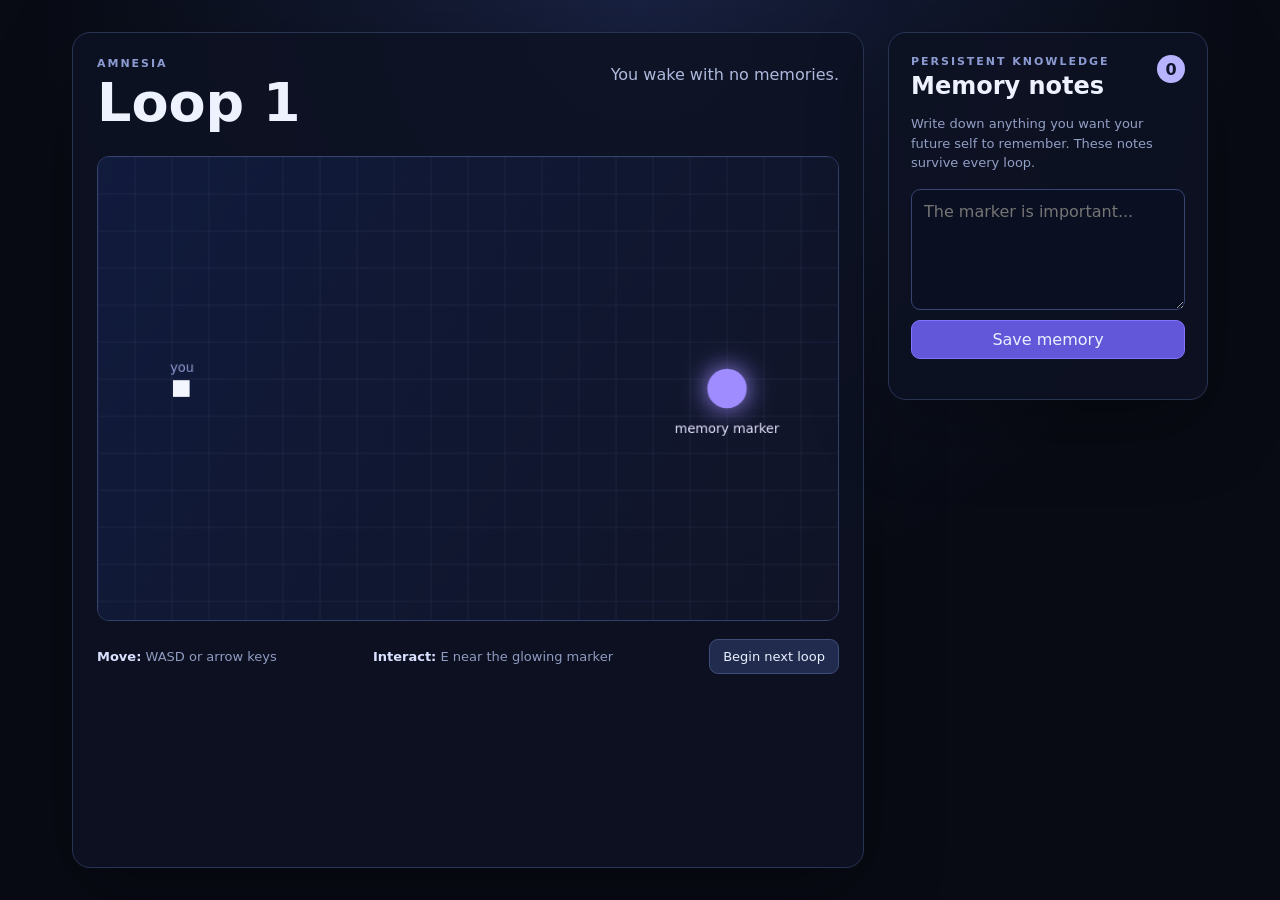
<file: amnesia/index.html>
<!doctype html>
<html lang="en">
<head>
  <meta charset="UTF-8" />
  <meta name="viewport" content="width=device-width, initial-scale=1.0" />
  <title>Amnesia — Loop Prototype</title>
  <link rel="stylesheet" href="style.css" />
</head>
<body>
  <main class="layout">
    <section class="game-panel">
      <div class="hud">
        <div>
          <p class="eyebrow">AMNESIA</p>
          <h1>Loop <span id="loop-number">1</span></h1>
        </div>
        <p id="status" class="status">You wake with no memories.</p>
      </div>
      <canvas id="game-canvas" width="800" height="500" aria-label="The game world"></canvas>
      <div class="controls">
        <p><strong>Move:</strong> WASD or arrow keys</p>
        <p><strong>Interact:</strong> E near the glowing marker</p>
        <button id="reset-loop" type="button">Begin next loop</button>
      </div>
    </section>
    <aside class="memory-panel">
      <div class="panel-heading">
        <div><p class="eyebrow">PERSISTENT KNOWLEDGE</p><h2>Memory notes</h2></div>
        <span id="memory-count" class="count">0</span>
      </div>
      <p class="hint">Write down anything you want your future self to remember. These notes survive every loop.</p>
      <textarea id="memory-input" rows="5" placeholder="The marker is important..."></textarea>
      <button id="save-memory" class="primary" type="button">Save memory</button>
      <ul id="memory-list" class="memory-list"></ul>
    </aside>
  </main>
  <script src="game.js"></script>
</body>
</html>
</file>
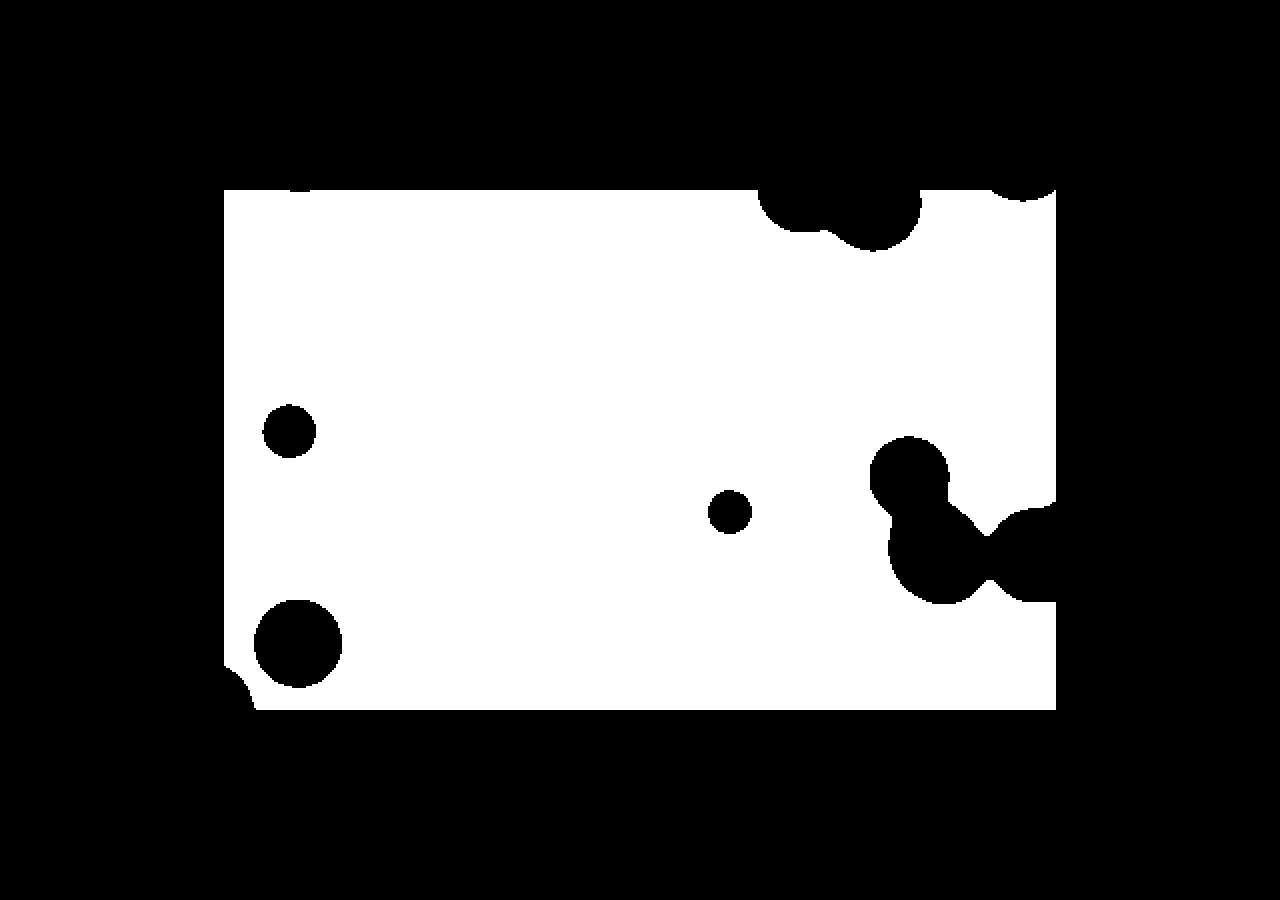
<file: black-white-game-v2/index.html>
<!DOCTYPE html>
<html lang="en">
<head>
    <meta charset="UTF-8">
    <meta name="viewport" content="width=device-width, initial-scale=1.0">
    <title>Black & White</title>
    <style>
        * { margin: 0; padding: 0; }
        body { background: #000; overflow: hidden; display: flex; justify-content: center; align-items: center; height: 100vh; }
        canvas { display: block; }
    </style>
</head>
<body>
    <canvas id="game"></canvas>
    <script src="game.js"></script>
</body>
</html>
</file>
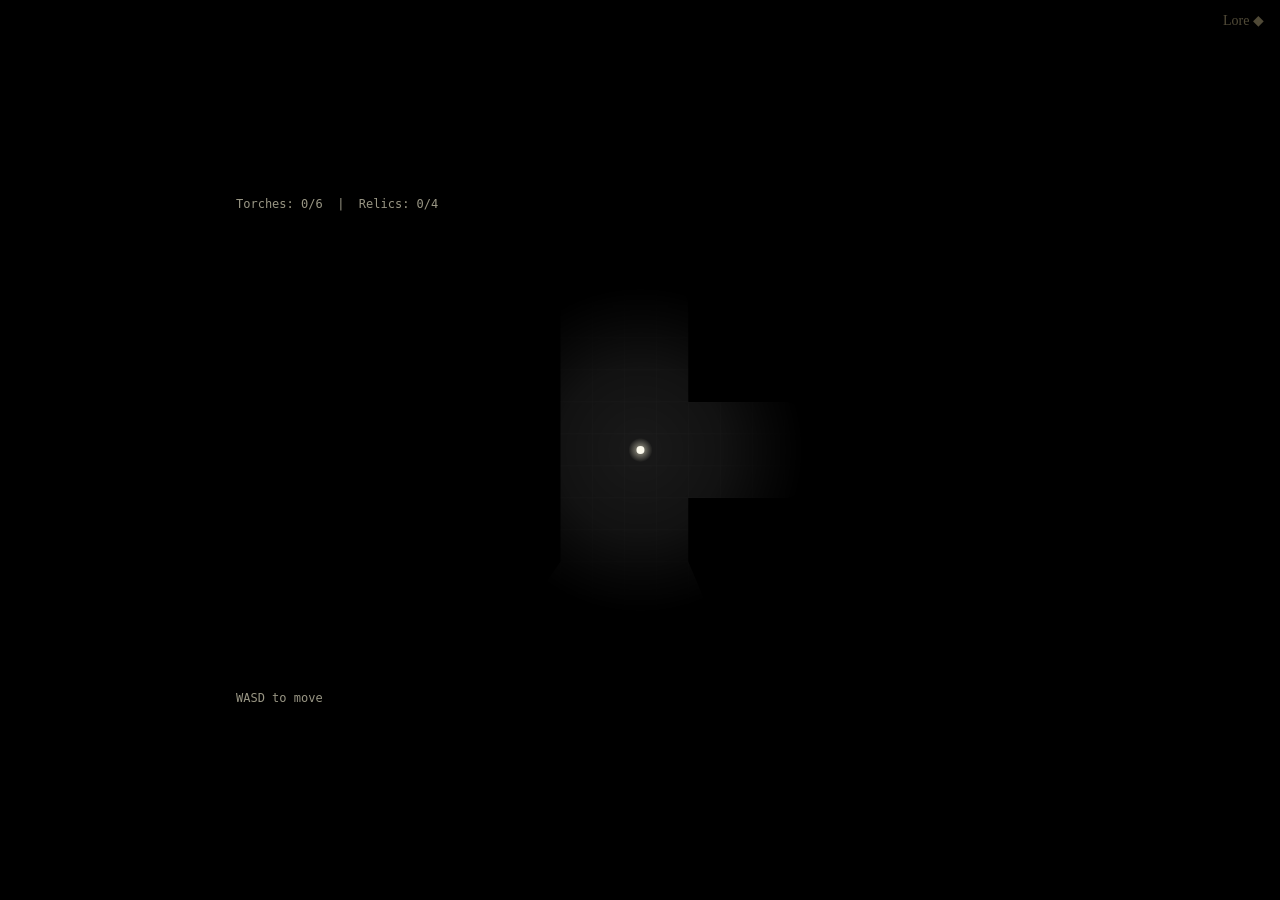
<file: black-white-game-v3/index.html>
<!DOCTYPE html>
<html lang="en">
<head>
    <meta charset="UTF-8">
    <meta name="viewport" content="width=device-width, initial-scale=1.0">
    <title>Bringer of Light</title>
    <style>
        * { margin: 0; padding: 0; box-sizing: border-box; }
        body { background: #000; overflow: hidden; display: flex; justify-content: center; align-items: center; height: 100vh; }
        canvas { display: block; }
        .lore-btn {
            position: fixed; top: 12px; right: 16px;
            color: #c8b88a; background: none; border: none; cursor: pointer;
            font-family: Georgia, serif; font-size: 14px;
            opacity: 0.4; transition: opacity 0.3s; z-index: 20;
        }
        .lore-btn:hover { opacity: 1; }
        #lore-overlay {
            display: none; position: fixed; inset: 0;
            background: rgba(0,0,0,0.92); z-index: 15;
            overflow-y: auto;
            font-family: Georgia, 'Times New Roman', serif;
            color: #c8b88a;
        }
        #lore-overlay.open { display: flex; flex-direction: column; align-items: center; }
        #lore-close {
            position: fixed; top: 12px; right: 16px;
            color: #c8b88a; background: none; border: none; cursor: pointer;
            font-family: Georgia, serif; font-size: 14px;
            opacity: 0.6; z-index: 25;
        }
        #lore-close:hover { opacity: 1; }
        #lore-content {
            max-width: 680px; width: 100%; padding: 60px 24px 80px;
            line-height: 1.8; opacity: 0; animation: fadeIn 1s ease forwards;
        }
        @keyframes fadeIn { to { opacity: 1; } }
        #lore-content h1 { font-size: 2.2em; color: #e8d8a8; text-align: center; margin-bottom: 8px; letter-spacing: 2px; text-shadow: 0 0 30px rgba(200,180,120,0.3); }
        #lore-content h2 { font-size: 1.4em; color: #d4c494; margin-top: 40px; margin-bottom: 12px; border-bottom: 1px solid rgba(200,180,120,0.15); padding-bottom: 6px; }
        #lore-content p { margin-bottom: 14px; font-size: 1.02em; }
        #lore-content strong { color: #e8d8a8; }
        #lore-content em { color: #a89868; }
        #lore-content hr { border: none; border-top: 1px solid rgba(200,180,120,0.12); margin: 32px 0; }
        #lore-content ul { list-style: none; padding: 0; }
        #lore-content li { padding: 6px 0 6px 20px; position: relative; }
        #lore-content li::before { content: '◆'; position: absolute; left: 0; color: #c8b88a; opacity: 0.4; font-size: 0.6em; top: 12px; }
        #lore-content table { width: 100%; border-collapse: collapse; margin: 12px 0; }
        #lore-content th { text-align: left; color: #d4c494; border-bottom: 1px solid rgba(200,180,120,0.2); padding: 6px 10px; font-size: 0.95em; }
        #lore-content td { padding: 6px 10px; border-bottom: 1px solid rgba(200,180,120,0.06); }
    </style>
</head>
<body>
    <button class="lore-btn" onclick="document.getElementById('lore-overlay').classList.add('open')">Lore ◆</button>
    <div id="lore-overlay">
        <button id="lore-close" onclick="document.getElementById('lore-overlay').classList.remove('open')">✕ Close</button>
        <div id="lore-content"></div>
    </div>
    <canvas id="game"></canvas>
    <script>
        // Inline markdown renderer + lore content
        (function() {
            function md(text) {
                let html = text
                    .replace(/^---$/gm, '<hr>')
                    .replace(/^### (.+)$/gm, '<h3>$1</h3>')
                    .replace(/^## (.+)$/gm, '<h2>$1</h2>')
                    .replace(/^# (.+)$/gm, '<h1>$1</h1>')
                    .replace(/\*\*\*(.+?)\*\*\*/g, '<strong><em>$1</em></strong>')
                    .replace(/\*\*(.+?)\*\*/g, '<strong>$1</strong>')
                    .replace(/\*(.+?)\*/g, '<em>$1</em>')
                    .replace(/`(.+?)`/g, '<code>$1</code>');
                html = html.replace(/^(\|.+\|)\n(\|[-| :]+\|)\n((?:\|.+\|\n?)*)/gm, function(m, header, sep, body) {
                    var ths = header.split('|').filter(function(c){return c.trim()}).map(function(c){return '<th>'+c.trim()+'</th>'}).join('');
                    var rows = body.trim().split('\n').map(function(row) {
                        var tds = row.split('|').filter(function(c){return c.trim()}).map(function(c){return '<td>'+c.trim()+'</td>'}).join('');
                        return '<tr>'+tds+'</tr>';
                    }).join('');
                    return '<table><thead><tr>'+ths+'</tr></thead><tbody>'+rows+'</tbody></table>';
                });
                html = html.replace(/^- (.+)$/gm, '<li>$1</li>');
                html = html.replace(/(<li>.*<\/li>\n?)+/g, '<ul>$&</ul>');
                var lines = html.split('\n'), result = [], inP = false;
                for (var i = 0; i < lines.length; i++) {
                    var t = lines[i].trim();
                    if (!t) { if (inP) { result.push('</p>'); inP = false; } continue; }
                    if (/^<(h[1-6]|hr|ul|li|table|thead|tbody|tr|th|td|\/)/i.test(t)) {
                        if (inP) { result.push('</p>'); inP = false; }
                        result.push(t);
                    } else { if (!inP) { result.push('<p>'); inP = true; } result.push(t); }
                }
                if (inP) result.push('</p>');
                return result.join('\n');
            }
            var lore = "# Bringer of Light\n\n## The Dimming\n\nLong ago, the world was lit by the **Eternal Flame** \u2014 a living light kept in the heart of a vast underground city. Civilizations thrived in its glow. Markets bustled in golden warmth, children played in corridors that never knew night, and the people believed the light would last forever.\n\nBut something consumed it. The people called it *The Dimming* \u2014 not a creature, not a storm, but an **absence**. Light simply\u2026 stopped. Torches refused to catch. Lanterns flickered and died. The Eternal Flame shrank to an ember, then to nothing.\n\nThe city fell silent. Its people vanished \u2014 not dead, just *gone*, as if light was what held them together. What remained were walls, relics, and darkness so deep it felt alive.\n\n---\n\n## The Spark\n\nYou are a **spark** \u2014 the last ember that escaped the Eternal Flame the moment before it was swallowed. You don\u2019t remember what you are. You don\u2019t know why you glow. You only know one thing: **move forward**.\n\nWhen you touch the old torches, they remember fire. When you find the relics, the world remembers itself \u2014 fragments of frozen memory play out before you: a merchant mid-sentence, a child\u2019s drawing on a wall, a warning carved too late.\n\n---\n\n## The Relics\n\nEach relic is a **fragment of memory** \u2014 a moment captured in light at the instant of The Dimming. They hold the truth of what happened:\n\n- **Merchant\u2019s Ledger** \u2014 *\u201CThe shadow merchants offered a trade. Endless night for endless wealth. We should have known...\u201D*\n- **Child\u2019s Drawing** \u2014 A crude sketch of a sun with a face. Below it: *\u201CWhen does it come back?\u201D*\n- **Captain\u2019s Warning** \u2014 *\u201CSeal the lower vaults. Whatever is down there, it isn\u2019t darkness. Darkness doesn\u2019t breathe.\u201D*\n- **Scholar\u2019s Notes** \u2014 *\u201CThe Flame isn\u2019t dying. It\u2019s being eaten. Something learned to feed on light itself.\u201D*\n- **Last Record** \u2014 *\u201CIf you\u2019re reading this, you are the light now. Don\u2019t go deeper. Don\u2019t\u2014\u201D*\n\n---\n\n## The Truth\n\nThe deeper you go, the more you learn: **The Dimming wasn\u2019t an accident.** Someone chose darkness. A pact was made \u2014 light for power \u2014 and the cost was everything.\n\nAnd they\u2019re still down here. Waiting. Not in the shadows.\n\n*They are the shadows.*\n\n---\n\n## Controls\n\n| Key | Action |\n|-----|--------|\n| **WASD** / **Arrow Keys** | Move |\n| **Space** | Interact with torches and relics |\n\n---\n\n*A game about bringing light to a world that lost it.*";
            document.getElementById('lore-content').innerHTML = md(lore);
        })();
    </script>
    <script src="game.js"></script>
</body>
</html>
</file>
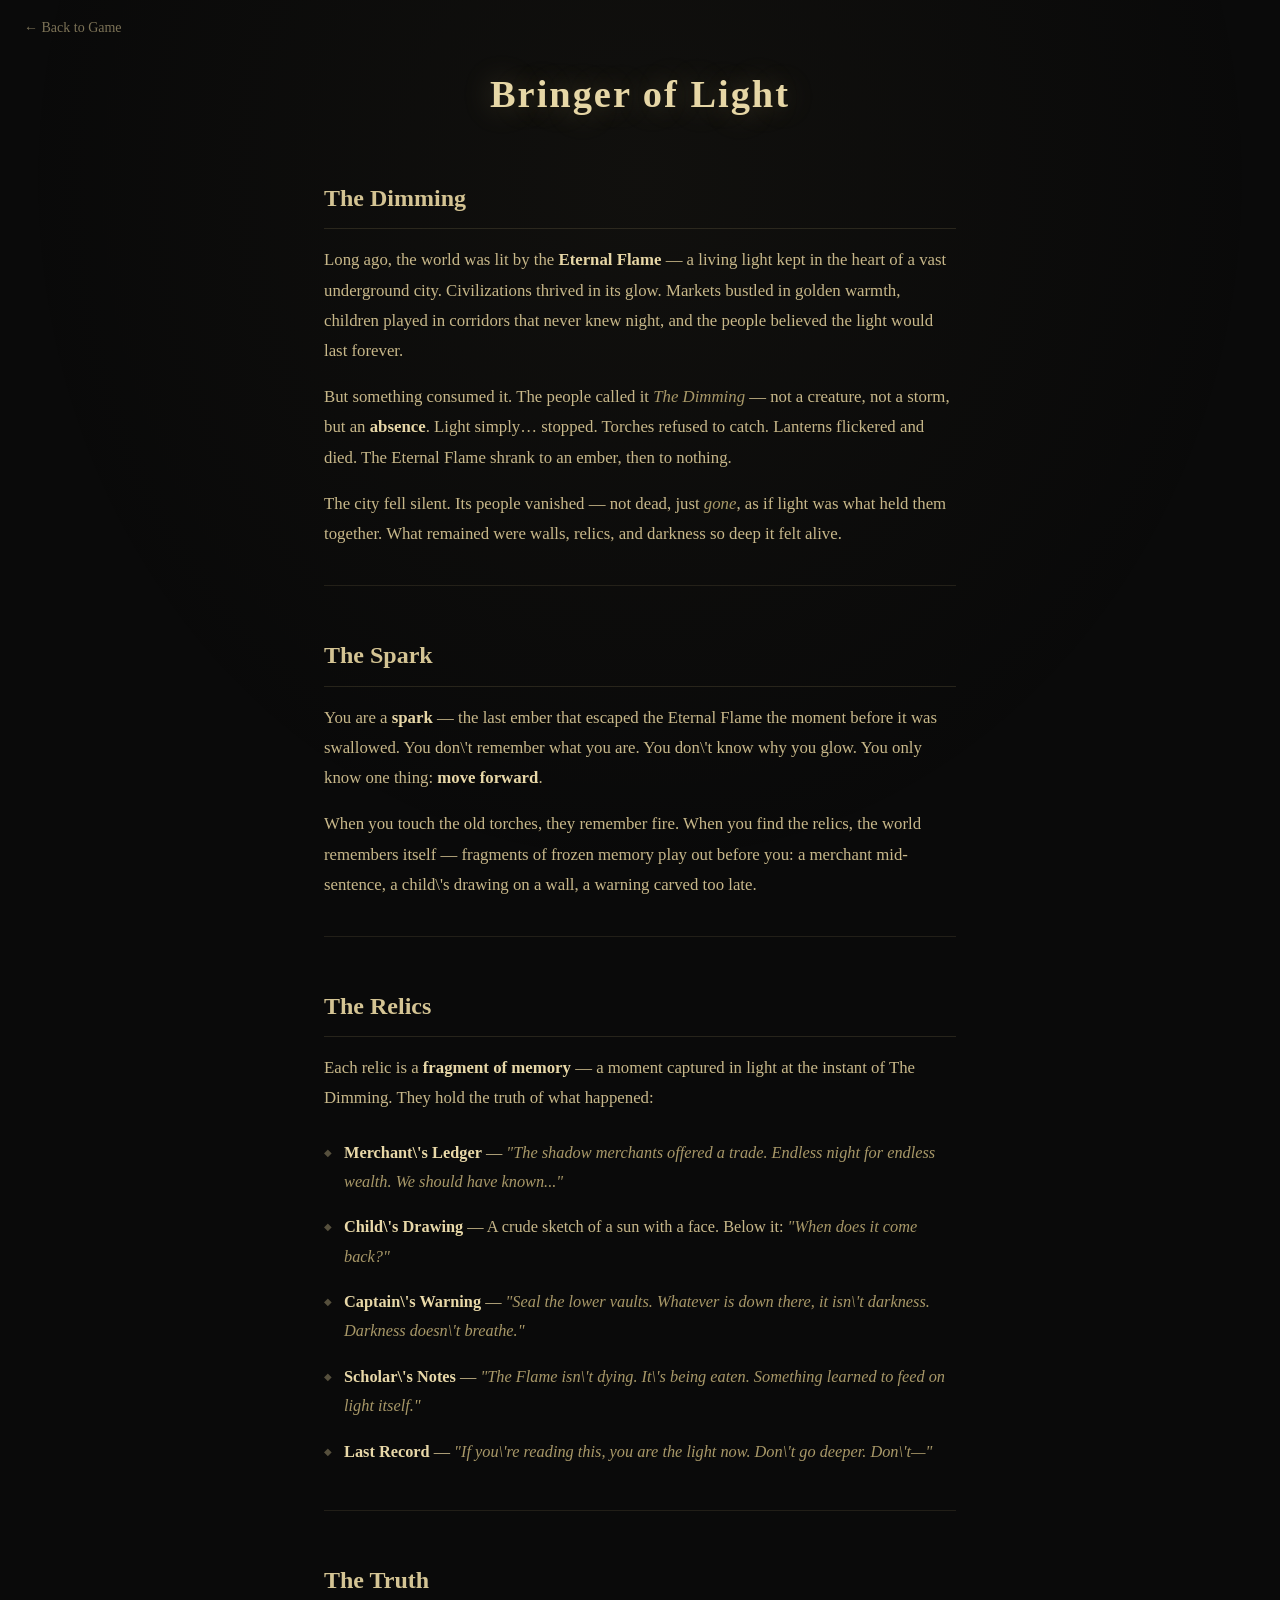
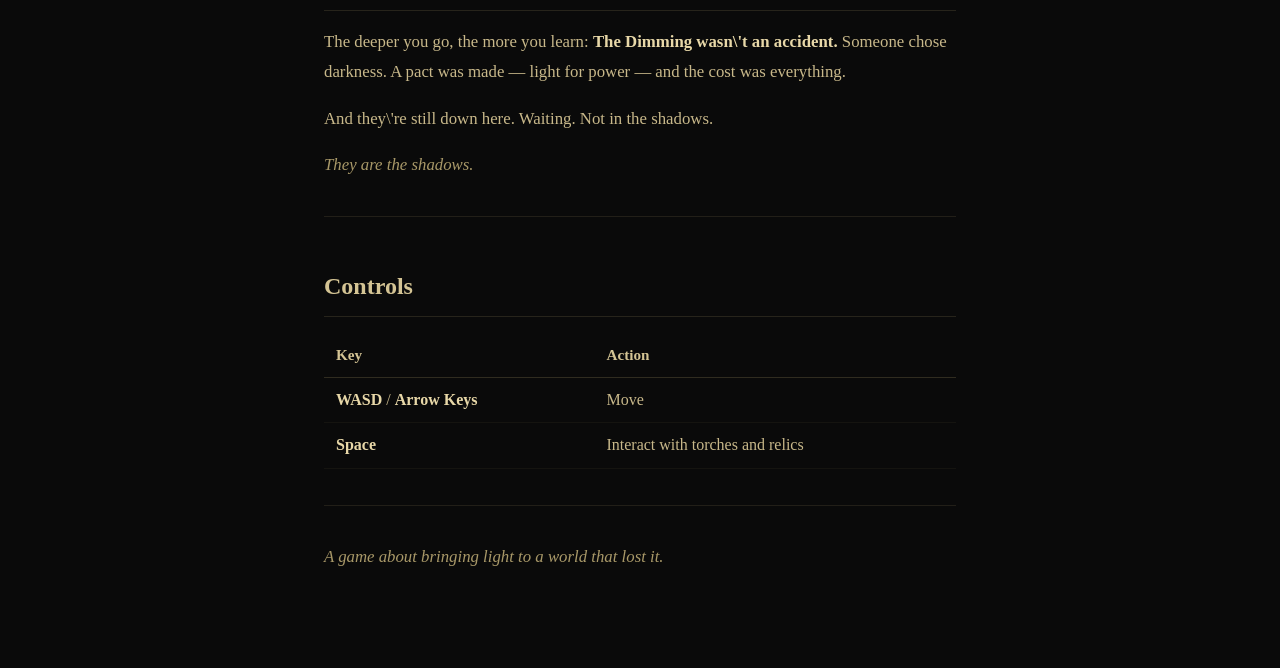
<file: black-white-game-v3/info.html>
<!DOCTYPE html>
<html lang="en">
<head>
    <meta charset="UTF-8">
    <meta name="viewport" content="width=device-width, initial-scale=1.0">
    <title>Bringer of Light — Lore</title>
    <style>
        * { margin: 0; padding: 0; box-sizing: border-box; }

        body {
            background: #0a0a0a;
            color: #c8b88a;
            font-family: 'Georgia', 'Times New Roman', serif;
            min-height: 100vh;
            display: flex;
            flex-direction: column;
            align-items: center;
        }

        .back-link {
            position: fixed;
            top: 20px;
            left: 24px;
            color: #c8b88a;
            text-decoration: none;
            font-size: 14px;
            opacity: 0.6;
            transition: opacity 0.3s;
            z-index: 10;
        }
        .back-link:hover { opacity: 1; }

        #content {
            max-width: 680px;
            width: 100%;
            padding: 60px 24px 80px;
            line-height: 1.8;
            opacity: 0;
            animation: fadeIn 1.5s ease forwards;
        }

        @keyframes fadeIn {
            to { opacity: 1; }
        }

        #content h1 {
            font-size: 2.4em;
            color: #e8d8a8;
            text-align: center;
            margin-bottom: 8px;
            letter-spacing: 2px;
            text-shadow: 0 0 30px rgba(200, 180, 120, 0.3);
        }

        #content h2 {
            font-size: 1.5em;
            color: #d4c494;
            margin-top: 48px;
            margin-bottom: 16px;
            border-bottom: 1px solid rgba(200, 180, 120, 0.15);
            padding-bottom: 8px;
        }

        #content p {
            margin-bottom: 16px;
            font-size: 1.05em;
        }

        #content strong {
            color: #e8d8a8;
        }

        #content em {
            color: #a89868;
            font-style: italic;
        }

        #content hr {
            border: none;
            border-top: 1px solid rgba(200, 180, 120, 0.12);
            margin: 36px 0;
        }

        #content ul {
            list-style: none;
            padding: 0;
        }

        #content ul li {
            padding: 8px 0 8px 20px;
            position: relative;
            font-size: 1.02em;
        }

        #content ul li::before {
            content: '◆';
            position: absolute;
            left: 0;
            color: #c8b88a;
            opacity: 0.4;
            font-size: 0.6em;
            top: 14px;
        }

        #content table {
            width: 100%;
            border-collapse: collapse;
            margin: 16px 0;
        }

        #content th {
            text-align: left;
            color: #d4c494;
            border-bottom: 1px solid rgba(200, 180, 120, 0.2);
            padding: 8px 12px;
            font-size: 0.95em;
        }

        #content td {
            padding: 8px 12px;
            border-bottom: 1px solid rgba(200, 180, 120, 0.06);
        }

        #content code {
            background: rgba(200, 180, 120, 0.1);
            padding: 2px 6px;
            border-radius: 3px;
            font-size: 0.9em;
        }

        /* Glow effect around the page */
        body::before {
            content: '';
            position: fixed;
            top: 0; left: 0; right: 0; bottom: 0;
            background: radial-gradient(ellipse at 50% 20%, rgba(200, 180, 120, 0.04) 0%, transparent 70%);
            pointer-events: none;
        }
    </style>
</head>
<body>
    <a href="index.html" class="back-link">← Back to Game</a>
    <div id="content"></div>

    <script>
        // Simple markdown-to-HTML converter (no dependencies)
        function md(text) {
            let html = text
                // Horizontal rules
                .replace(/^---$/gm, '<hr>')
                // Headers
                .replace(/^### (.+)$/gm, '<h3>$1</h3>')
                .replace(/^## (.+)$/gm, '<h2>$1</h2>')
                .replace(/^# (.+)$/gm, '<h1>$1</h1>')
                // Bold + italic
                .replace(/\*\*\*(.+?)\*\*\*/g, '<strong><em>$1</em></strong>')
                // Bold
                .replace(/\*\*(.+?)\*\*/g, '<strong>$1</strong>')
                // Italic
                .replace(/\*(.+?)\*/g, '<em>$1</em>')
                // Inline code
                .replace(/`(.+?)`/g, '<code>$1</code>');

            // Tables
            html = html.replace(/^(\|.+\|)\n(\|[-| :]+\|)\n((?:\|.+\|\n?)*)/gm, (match, header, sep, body) => {
                const ths = header.split('|').filter(c => c.trim()).map(c => `<th>${c.trim()}</th>`).join('');
                const rows = body.trim().split('\n').map(row => {
                    const tds = row.split('|').filter(c => c.trim()).map(c => `<td>${c.trim()}</td>`).join('');
                    return `<tr>${tds}</tr>`;
                }).join('');
                return `<table><thead><tr>${ths}</tr></thead><tbody>${rows}</tbody></table>`;
            });

            // List items
            html = html.replace(/^- (.+)$/gm, '<li>$1</li>');
            html = html.replace(/(<li>.*<\/li>\n?)+/g, '<ul>$&</ul>');

            // Paragraphs (lines that aren't already tagged)
            const lines = html.split('\n');
            const result = [];
            let inP = false;
            for (const line of lines) {
                const trimmed = line.trim();
                if (!trimmed) {
                    if (inP) { result.push('</p>'); inP = false; }
                    continue;
                }
                if (/^<(h[1-6]|hr|ul|li|table|thead|tbody|tr|th|td|\/)/i.test(trimmed)) {
                    if (inP) { result.push('</p>'); inP = false; }
                    result.push(trimmed);
                } else {
                    if (!inP) { result.push('<p>'); inP = true; }
                    result.push(trimmed);
                }
            }
            if (inP) result.push('</p>');

            return result.join('\n');
        }

        // Lore is inlined from lore.md so it works without a server (file:// protocol)
        const loreText = `# Bringer of Light

## The Dimming

Long ago, the world was lit by the **Eternal Flame** — a living light kept in the heart of a vast underground city. Civilizations thrived in its glow. Markets bustled in golden warmth, children played in corridors that never knew night, and the people believed the light would last forever.

But something consumed it. The people called it *The Dimming* — not a creature, not a storm, but an **absence**. Light simply… stopped. Torches refused to catch. Lanterns flickered and died. The Eternal Flame shrank to an ember, then to nothing.

The city fell silent. Its people vanished — not dead, just *gone*, as if light was what held them together. What remained were walls, relics, and darkness so deep it felt alive.

---

## The Spark

You are a **spark** — the last ember that escaped the Eternal Flame the moment before it was swallowed. You don\\'t remember what you are. You don\\'t know why you glow. You only know one thing: **move forward**.

When you touch the old torches, they remember fire. When you find the relics, the world remembers itself — fragments of frozen memory play out before you: a merchant mid-sentence, a child\\'s drawing on a wall, a warning carved too late.

---

## The Relics

Each relic is a **fragment of memory** — a moment captured in light at the instant of The Dimming. They hold the truth of what happened:

- **Merchant\\'s Ledger** — *"The shadow merchants offered a trade. Endless night for endless wealth. We should have known..."*
- **Child\\'s Drawing** — A crude sketch of a sun with a face. Below it: *"When does it come back?"*
- **Captain\\'s Warning** — *"Seal the lower vaults. Whatever is down there, it isn\\'t darkness. Darkness doesn\\'t breathe."*
- **Scholar\\'s Notes** — *"The Flame isn\\'t dying. It\\'s being eaten. Something learned to feed on light itself."*
- **Last Record** — *"If you\\'re reading this, you are the light now. Don\\'t go deeper. Don\\'t—"*

---

## The Truth

The deeper you go, the more you learn: **The Dimming wasn\\'t an accident.** Someone chose darkness. A pact was made — light for power — and the cost was everything.

And they\\'re still down here. Waiting. Not in the shadows.

*They are the shadows.*

---

## Controls

| Key | Action |
|-----|--------|
| **WASD** / **Arrow Keys** | Move |
| **Space** | Interact with torches and relics |

---

*A game about bringing light to a world that lost it.*`;

        document.getElementById('content').innerHTML = md(loreText);
    </script>
</body>
</html>
</file>
<file: amnesia/style.css>
:root { color-scheme: dark; font-family: Inter, ui-sans-serif, system-ui, sans-serif; background: #080b14; color: #eef2ff; }
* { box-sizing: border-box; }
body { margin: 0; min-width: 320px; background: radial-gradient(circle at top, #182141, #080b14 55%); }
button, textarea { font: inherit; } button { cursor: pointer; }
.layout { display: grid; grid-template-columns: minmax(0, 1fr) 320px; gap: 24px; width: min(1200px, 100%); min-height: 100vh; margin: 0 auto; padding: 32px; }
.game-panel, .memory-panel { border: 1px solid #293354; background: rgba(13, 18, 35, .88); box-shadow: 0 24px 80px rgba(0,0,0,.3); border-radius: 18px; }
.game-panel { padding: 24px; } .memory-panel { align-self: start; padding: 22px; }
.hud, .panel-heading { display: flex; justify-content: space-between; align-items: flex-start; gap: 16px; }
.eyebrow { margin: 0 0 6px; color: #8c9bd1; font-size: 11px; font-weight: 800; letter-spacing: .18em; }
h1, h2 { margin: 0; line-height: 1; } h1 { font-size: clamp(32px, 5vw, 54px); } h2 { font-size: 24px; }
.status { max-width: 260px; margin: 8px 0 0; color: #aeb9dc; text-align: right; }
canvas { display: block; width: 100%; height: auto; margin: 26px 0 18px; border: 1px solid #33416d; border-radius: 12px; background: #101832; }
.controls { display: flex; align-items: center; justify-content: space-between; flex-wrap: wrap; gap: 10px; color: #8f9bc0; font-size: 13px; }
.controls p { margin: 0; } strong { color: #dbe2ff; }
button { border: 1px solid #3f4d7a; border-radius: 9px; padding: 9px 13px; color: #eaf0ff; background: #202b4e; } button:hover { background: #2b3a68; }
.primary { width: 100%; margin-top: 10px; border-color: #8274ff; background: #6357d9; } .primary:hover { background: #7569f2; }
.hint { margin: 16px 0; color: #929fc4; font-size: 13px; line-height: 1.5; }
textarea { display: block; width: 100%; resize: vertical; border: 1px solid #374573; border-radius: 9px; padding: 12px; color: #eef2ff; background: #0a1022; outline: none; } textarea:focus { border-color: #8274ff; }
.count { display: grid; place-items: center; min-width: 28px; height: 28px; border-radius: 50%; color: #11162d; background: #b8b3ff; font-weight: 800; }
.memory-list { display: grid; gap: 10px; padding: 0; margin: 18px 0 0; list-style: none; } .memory-list li { position: relative; padding: 12px 32px 12px 12px; border-left: 3px solid #8274ff; border-radius: 5px; color: #d7ddf7; background: #171f3a; font-size: 13px; line-height: 1.4; } .delete-memory { position: absolute; top: 7px; right: 6px; padding: 0 5px; border: 0; color: #929fc4; background: transparent; }
@media (max-width: 800px) { .layout { grid-template-columns: 1fr; padding: 16px; } .memory-panel { order: -1; } .status { text-align: left; } .hud { display: block; } }
</file>
